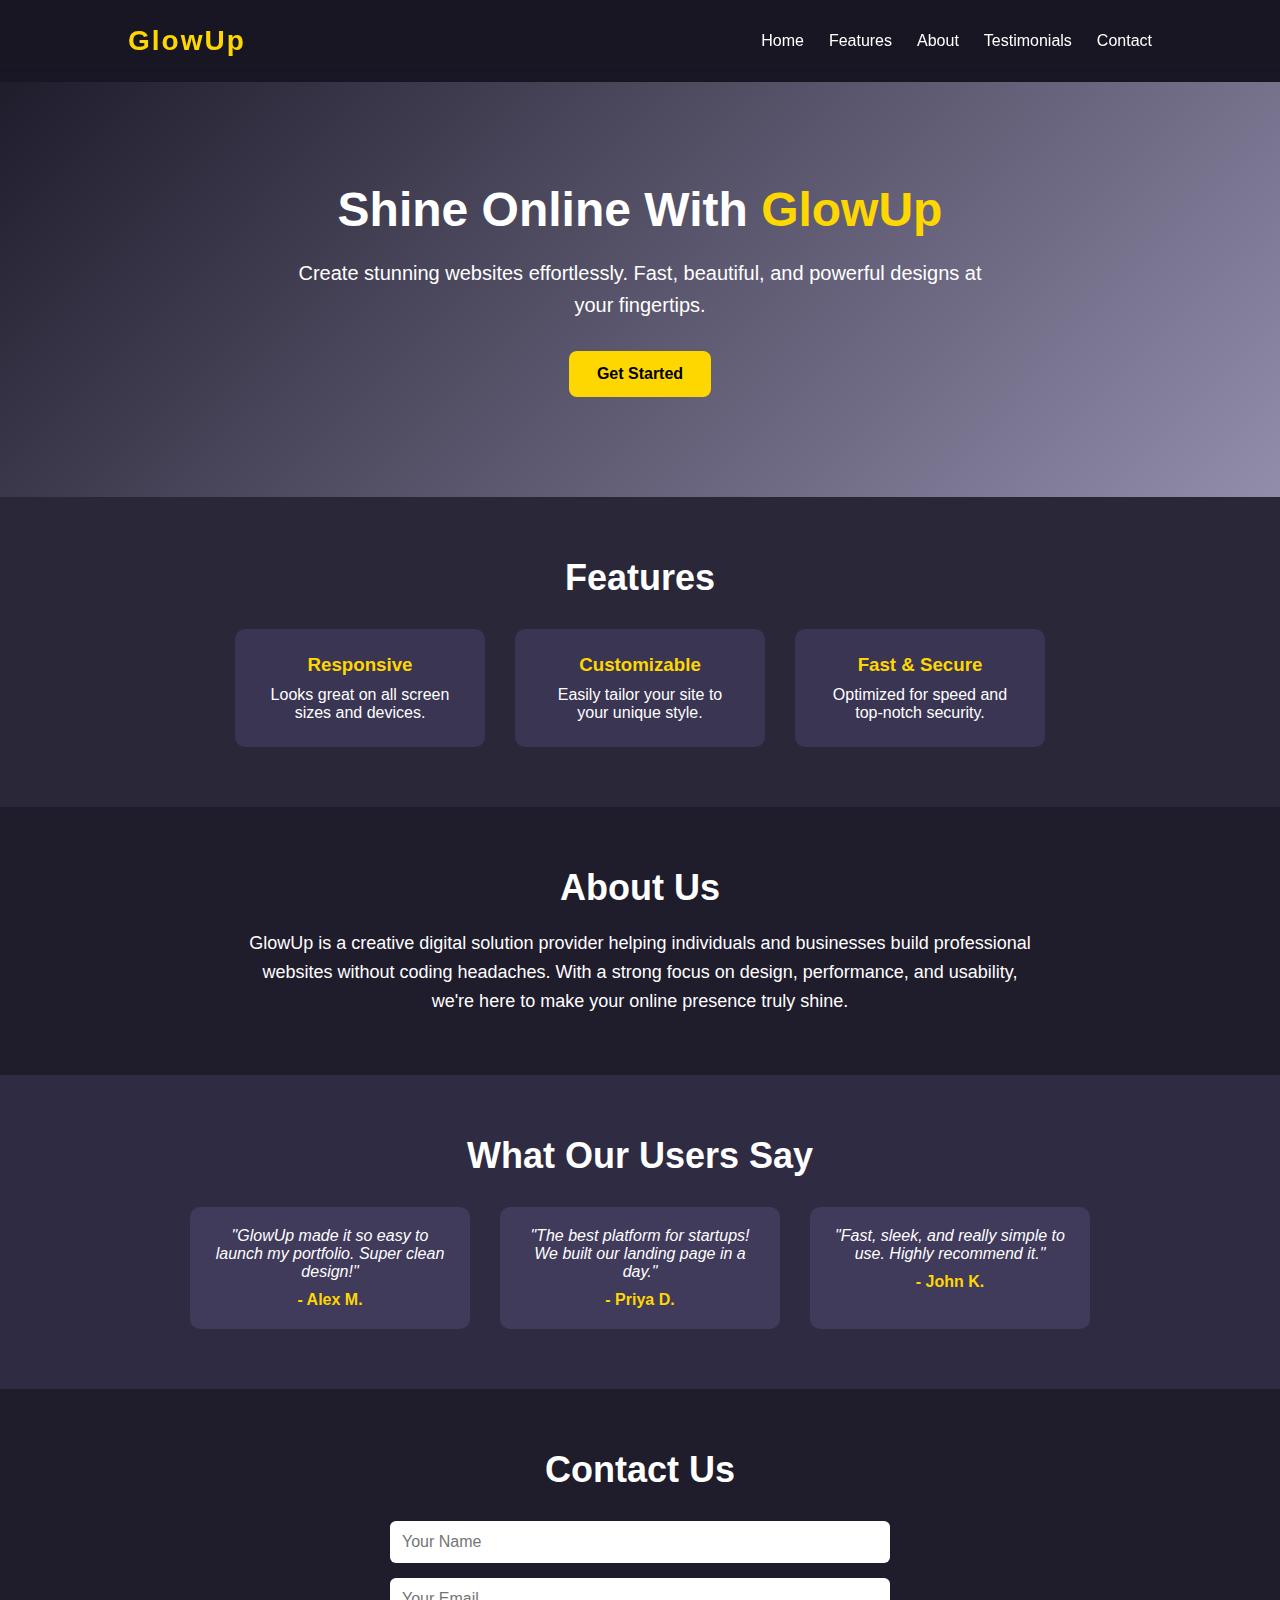
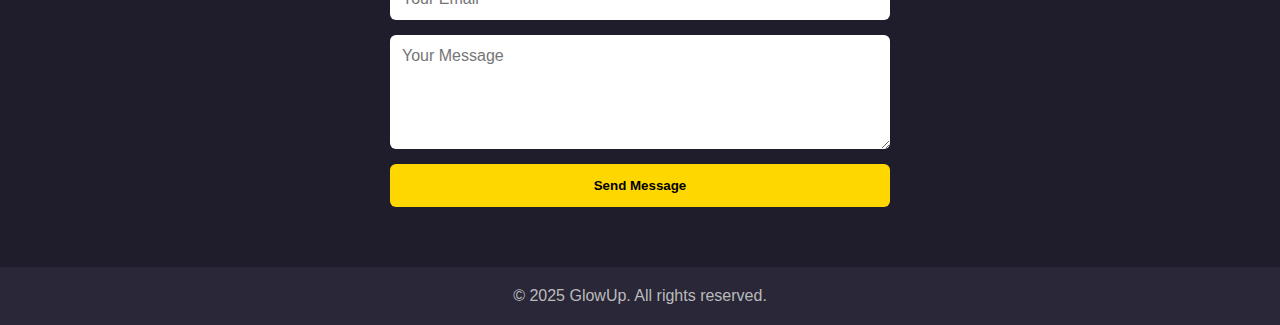
<file: index.html>
<!DOCTYPE html>
<html lang="en">

<head>
    <meta charset="UTF-8" />
    <meta name="viewport" content="width=device-width, initial-scale=1.0" />
    <title>Landing Page</title>
    <link rel="stylesheet" href="style.css" />
</head>

<body>
    <div class="main">
        <nav>
            <div class="logo">GlowUp</div>
            <ul class="nav-links">
                <li><a href="#hero">Home</a></li>
                <li><a href="#features">Features</a></li>
                <li><a href="#about">About</a></li>
                <li><a href="#testimonials">Testimonials</a></li>
                <li><a href="#contact">Contact</a></li>
            </ul>
        </nav>

        <section class="hero" id="hero">
            <div class="hero-content">
                <h1>Shine Online With <span>GlowUp</span></h1>
                <p>Create stunning websites effortlessly. Fast, beautiful, and powerful designs at your fingertips.</p>
                <a href="#contact" class="cta-btn">Get Started</a>
            </div>
        </section>

        <section class="features" id="features">
            <h2>Features</h2>
            <div class="features-container">
                <div class="feature-box">
                    <h3>Responsive</h3>
                    <p>Looks great on all screen sizes and devices.</p>
                </div>
                <div class="feature-box">
                    <h3>Customizable</h3>
                    <p>Easily tailor your site to your unique style.</p>
                </div>
                <div class="feature-box">
                    <h3>Fast & Secure</h3>
                    <p>Optimized for speed and top-notch security.</p>
                </div>
            </div>
        </section>

        <section class="about" id="about">
            <div class="about-content">
                <h2>About Us</h2>
                <p>GlowUp is a creative digital solution provider helping individuals and businesses build professional
                    websites without coding headaches. With a strong focus on design, performance, and usability, we're
                    here to make your online presence truly shine.</p>
            </div>
        </section>

        <section class="testimonials" id="testimonials">
            <h2>What Our Users Say</h2>
            <div class="testimonial-container">
                <div class="testimonial">
                    <p>"GlowUp made it so easy to launch my portfolio. Super clean design!"</p>
                    <h4>- Alex M.</h4>
                </div>
                <div class="testimonial">
                    <p>"The best platform for startups! We built our landing page in a day."</p>
                    <h4>- Priya D.</h4>
                </div>
                <div class="testimonial">
                    <p>"Fast, sleek, and really simple to use. Highly recommend it."</p>
                    <h4>- John K.</h4>
                </div>
            </div>
        </section>

        <section class="contact" id="contact">
            <h2>Contact Us</h2>
            <form class="contact-form">
                <input type="text" placeholder="Your Name" required />
                <input type="email" placeholder="Your Email" required />
                <textarea placeholder="Your Message" rows="5" required></textarea>
                <button type="submit">Send Message</button>
            </form>
        </section>

        <footer>
            <p>&copy; 2025 GlowUp. All rights reserved.</p>
        </footer>
    </div>
</body>

</html>
</file>
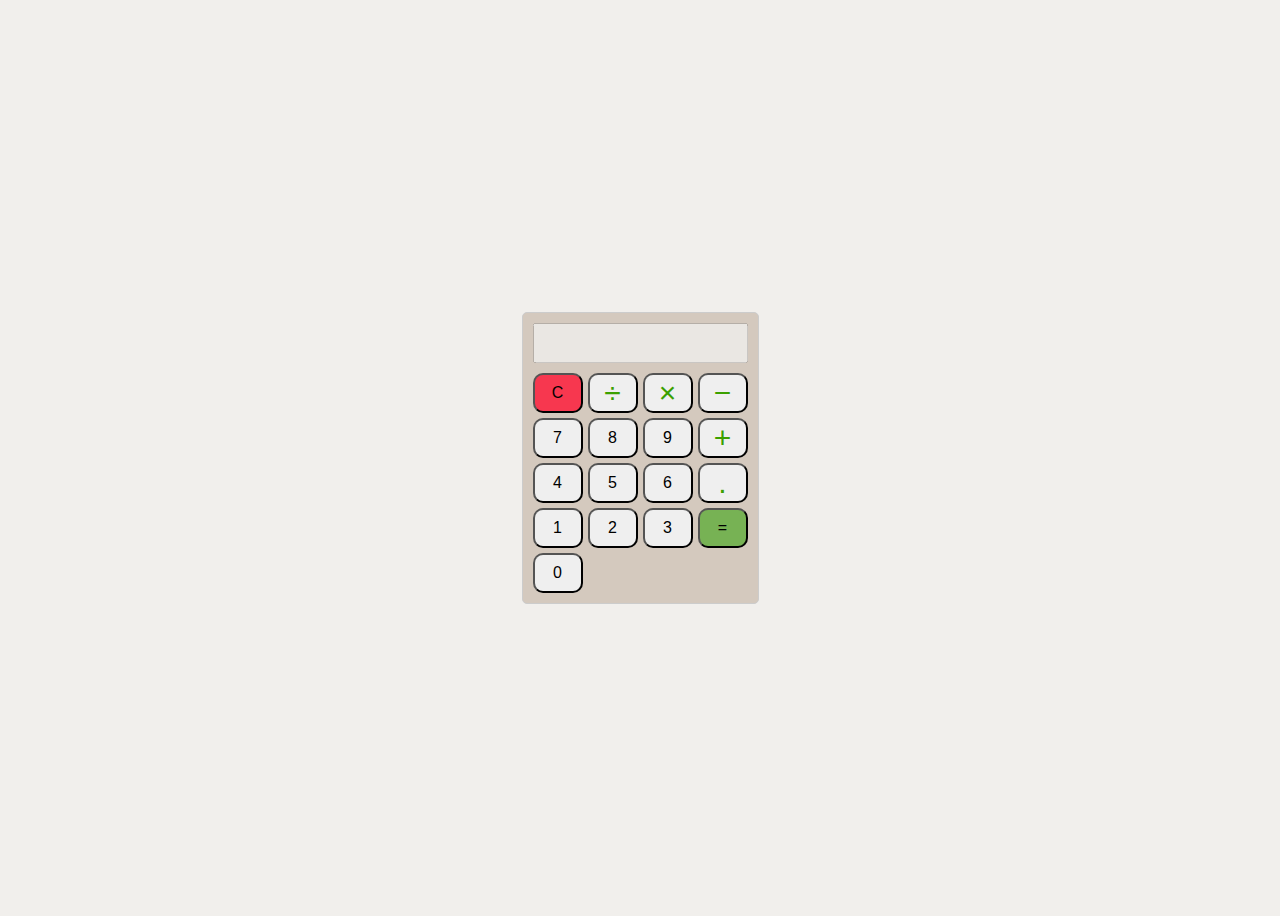
<file: calculator/index.html>
<!DOCTYPE html>
<html lang="en">

<head>
    <meta charset="UTF-8" />
    <meta name="viewport" content="width=device-width, initial-scale=1.0" />
    <title>Simple Calculator</title>

    <link rel="stylesheet" href="style.css" />
</head>

<body>
    <div class="calculator">
        <input type="text" class="display" id="display" disabled />
        <div class="buttons">
            <button onclick="clearDisplay()" class="clear" style="background-color: #F7374F;">C</button>
            <button onclick="appendValue('/')" class="operator" style="color: #3ba000; font-size: 30px;">÷</button>
            <button onclick="appendValue('*')" class="operator" style="color: #3ba000; font-size: 30px;">×</button>
            <button onclick="appendValue('-')" class="operator" style="color: #3ba000; font-size: 30px;">−</button>

            <button onclick="appendValue('7')">7</button>
            <button onclick="appendValue('8')">8</button>
            <button onclick="appendValue('9')">9</button>
            <button onclick="appendValue('+')" class="operator" style="color: #3ba000; font-size: 30px;">+</button>

            <button onclick="appendValue('4')">4</button>
            <button onclick="appendValue('5')">5</button>
            <button onclick="appendValue('6')">6</button>
            <button onclick="appendValue('.')" style="color: #3ba000; font-size: 30px;">.</button>

            <button onclick="appendValue('1')">1</button>
            <button onclick="appendValue('2')">2</button>
            <button onclick="appendValue('3')">3</button>
            <button onclick="calculate()" class="equal">=</button>

            
            <button onclick="appendValue('0')">0</button>


            <script src="script.js"></script>
        </div>
    </div>

</body>

</html>
</file>
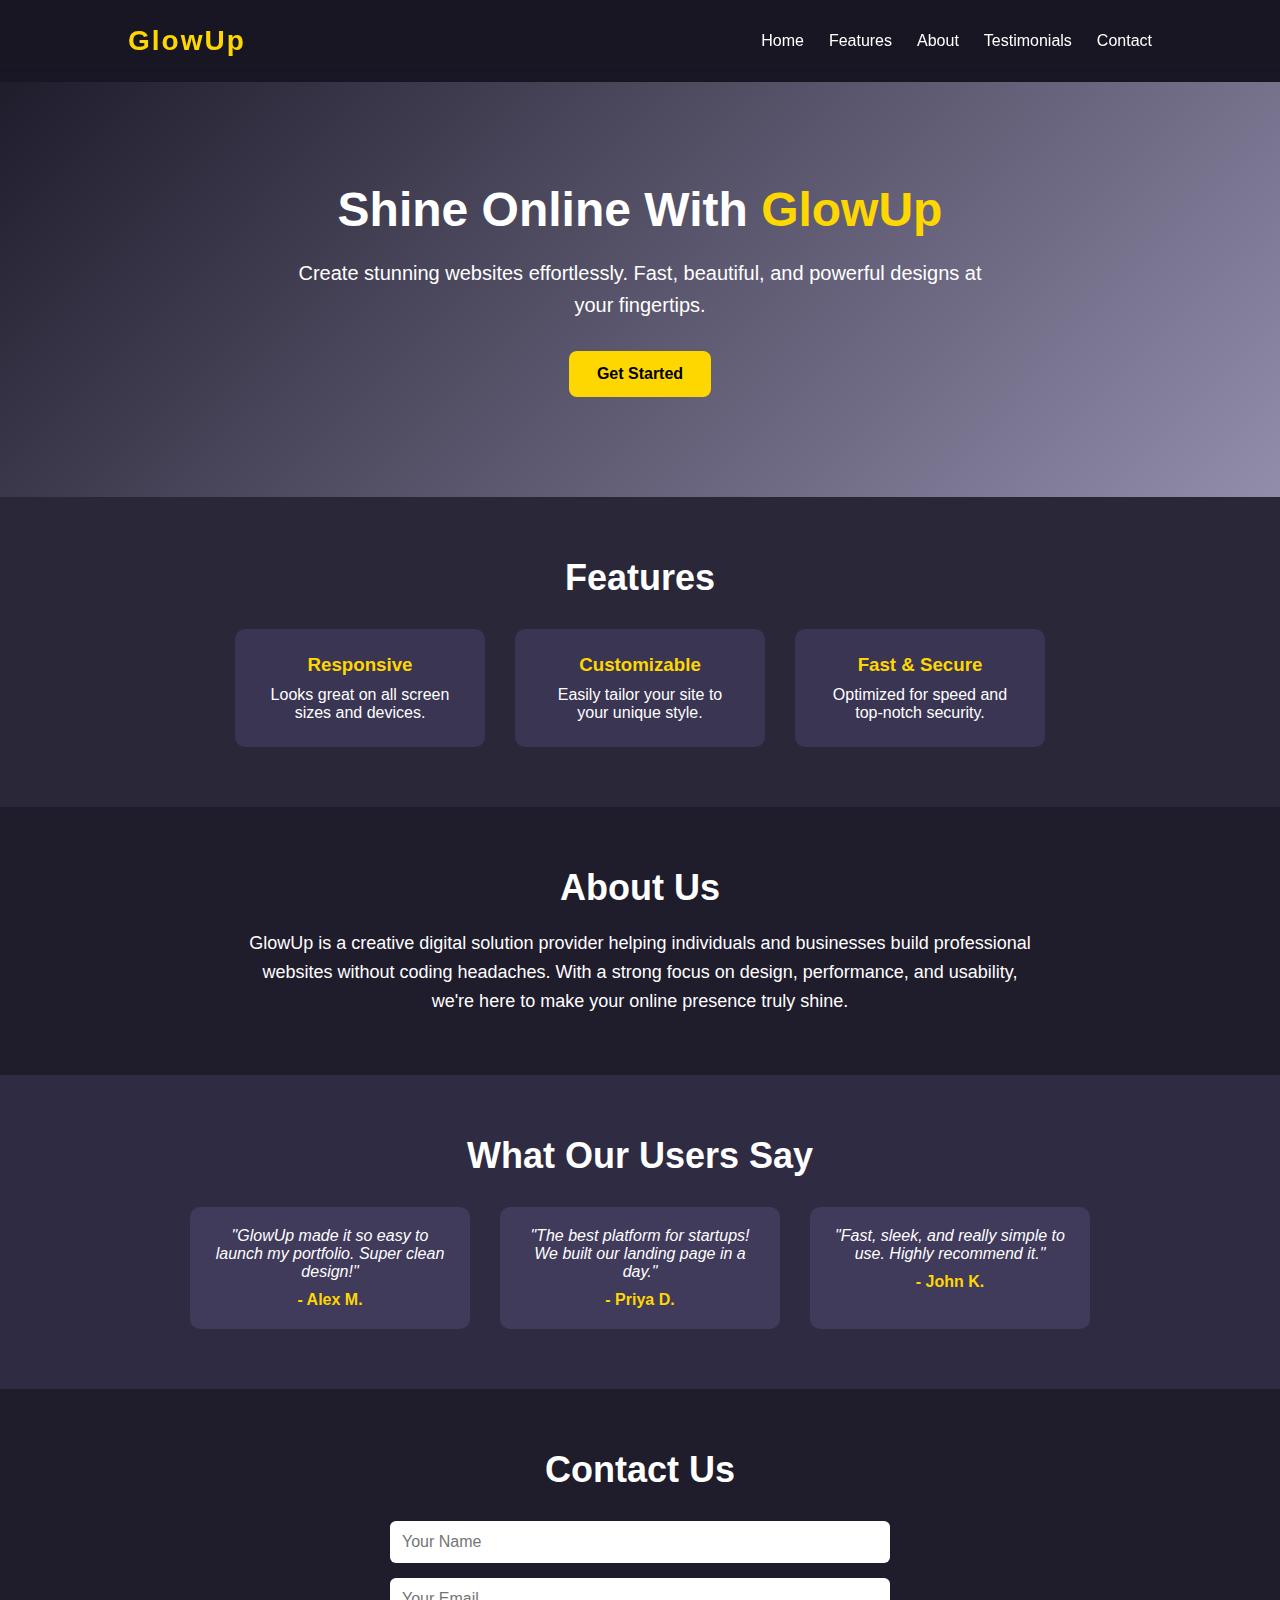
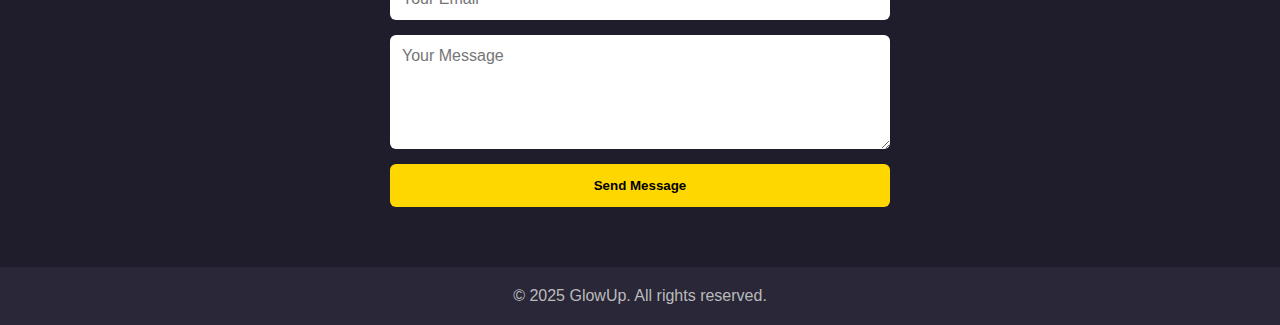
<file: landingPage/index.html>
<!DOCTYPE html>
<html lang="en">

<head>
    <meta charset="UTF-8" />
    <meta name="viewport" content="width=device-width, initial-scale=1.0" />
    <title>Landing Page</title>
    <link rel="stylesheet" href="style.css" />
</head>

<body>
    <div class="main">
        <nav>
            <div class="logo">GlowUp</div>
            <ul class="nav-links">
                <li><a href="#hero">Home</a></li>
                <li><a href="#features">Features</a></li>
                <li><a href="#about">About</a></li>
                <li><a href="#testimonials">Testimonials</a></li>
                <li><a href="#contact">Contact</a></li>
            </ul>
        </nav>

        <section class="hero" id="hero">
            <div class="hero-content">
                <h1>Shine Online With <span>GlowUp</span></h1>
                <p>Create stunning websites effortlessly. Fast, beautiful, and powerful designs at your fingertips.</p>
                <a href="#contact" class="cta-btn">Get Started</a>
            </div>
        </section>

        <section class="features" id="features">
            <h2>Features</h2>
            <div class="features-container">
                <div class="feature-box">
                    <h3>Responsive</h3>
                    <p>Looks great on all screen sizes and devices.</p>
                </div>
                <div class="feature-box">
                    <h3>Customizable</h3>
                    <p>Easily tailor your site to your unique style.</p>
                </div>
                <div class="feature-box">
                    <h3>Fast & Secure</h3>
                    <p>Optimized for speed and top-notch security.</p>
                </div>
            </div>
        </section>

        <section class="about" id="about">
            <div class="about-content">
                <h2>About Us</h2>
                <p>GlowUp is a creative digital solution provider helping individuals and businesses build professional
                    websites without coding headaches. With a strong focus on design, performance, and usability, we're
                    here to make your online presence truly shine.</p>
            </div>
        </section>

        <section class="testimonials" id="testimonials">
            <h2>What Our Users Say</h2>
            <div class="testimonial-container">
                <div class="testimonial">
                    <p>"GlowUp made it so easy to launch my portfolio. Super clean design!"</p>
                    <h4>- Alex M.</h4>
                </div>
                <div class="testimonial">
                    <p>"The best platform for startups! We built our landing page in a day."</p>
                    <h4>- Priya D.</h4>
                </div>
                <div class="testimonial">
                    <p>"Fast, sleek, and really simple to use. Highly recommend it."</p>
                    <h4>- John K.</h4>
                </div>
            </div>
        </section>

        <section class="contact" id="contact">
            <h2>Contact Us</h2>
            <form class="contact-form">
                <input type="text" placeholder="Your Name" required />
                <input type="email" placeholder="Your Email" required />
                <textarea placeholder="Your Message" rows="5" required></textarea>
                <button type="submit">Send Message</button>
            </form>
        </section>

        <footer>
            <p>&copy; 2025 GlowUp. All rights reserved.</p>
        </footer>
    </div>
</body>

</html>
</file>
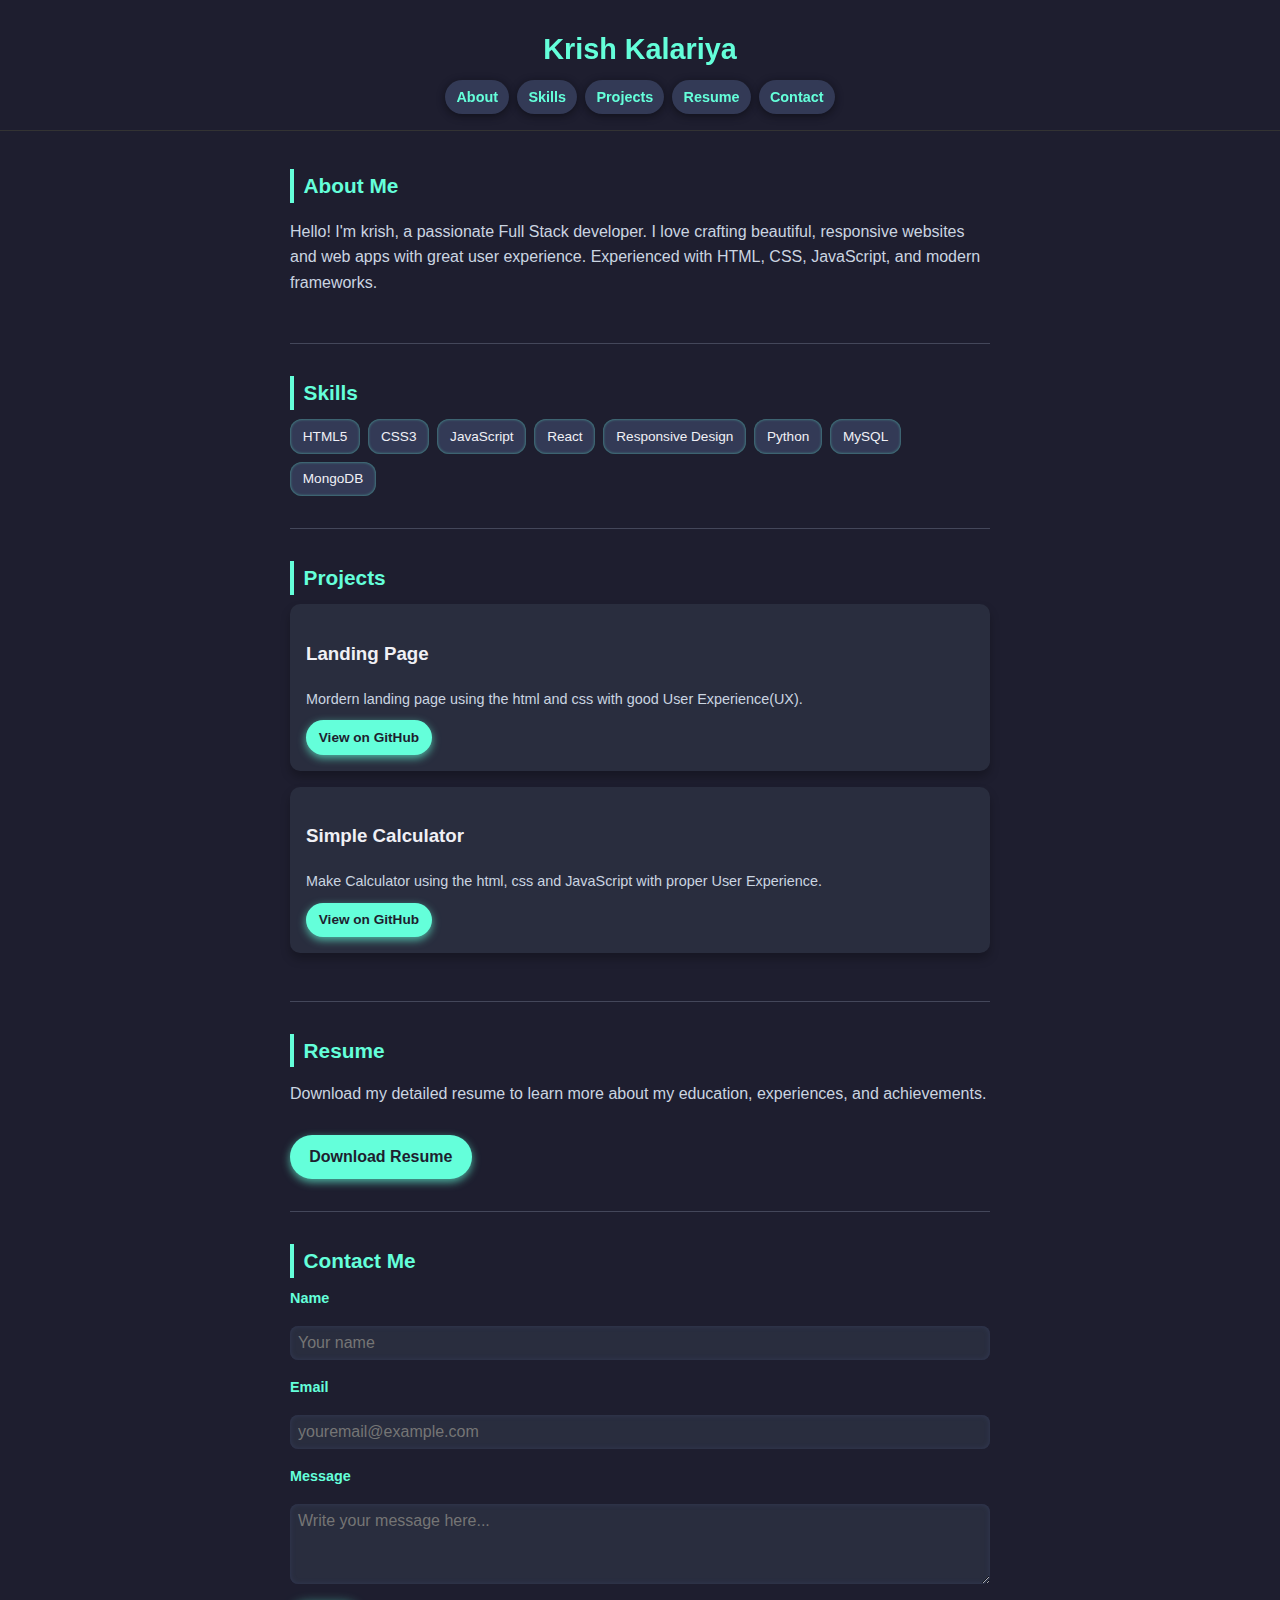
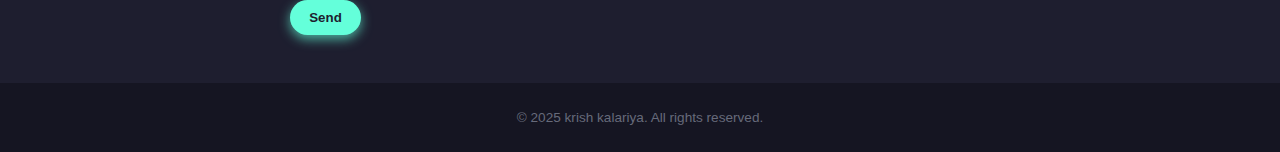
<file: portfolio/index.html>
<!DOCTYPE html>
<html lang="en">

<head>
    <meta charset="UTF-8" />
    <meta name="viewport" content="width=device-width, initial-scale=1, maximum-scale=1, user-scalable=no" />
    <title>My Portfolio</title>

    <link rel="stylesheet" href="style.css" />

</head>

<body>
    <header>
        <h1>Krish Kalariya</h1>
        <nav>
            <a href="#about">About</a>
            <a href="#skills">Skills</a>
            <a href="#projects">Projects</a>
            <a href="#resume">Resume</a>
            <a href="#contact">Contact</a>
        </nav>
    </header>

    <main class="container">
        <section id="about" aria-label="About section">
            <h2>About Me</h2>
            <p>Hello! I'm krish, a passionate Full Stack developer. I love crafting beautiful, responsive
                websites and web apps with great user experience. Experienced with HTML, CSS, JavaScript, and modern
                frameworks.</p>
        </section>

        <section id="skills" aria-label="Skills section">
            <h2>Skills</h2>
            <ul class="skills-list" aria-label="List of skills">
                <li>HTML5</li>
                <li>CSS3</li>
                <li>JavaScript</li>
                <li>React</li>
                <li>Responsive Design</li>
                <li>Python</li>
                <li>MySQL</li>
                <li>MongoDB</li>
            </ul>
        </section>

        <section id="projects" aria-label="Projects section">
            <h2>Projects</h2>
            <article class="project-card">
                <h3>Landing Page</h3>
                <p>Mordern landing page using the html and css with good User Experience(UX).</p>
                <a href="https://github.com/KrishKalariya/CODSOFT.git" target="_blank" rel="noopener noreferrer"
                    aria-label="Portfolio Website GitHub Repository">View on GitHub</a>
            </article>
            <article class="project-card">
                <h3>Simple Calculator</h3>
                <p>Make Calculator using the html, css and JavaScript with proper User Experience.</p>
                <a href="https://github.com/KrishKalariya/CODSOFT.git" target="_blank" rel="noopener noreferrer"
                    aria-label="Portfolio Website GitHub Repository">View on GitHub</a>
            </article>
        </section>

        <section id="resume" aria-label="Resume section">
            <h2>Resume</h2>
            <p>Download my detailed resume to learn more about my education, experiences, and achievements.</p>
            <a href="Resume Krish.pdf" download aria-label="Download Resume PDF">Download Resume</a>
        </section>

        <section id="contact" aria-label="Contact section">
            <h2>Contact Me</h2>
            <form id="contact-form" action="#" method="POST" enctype="text/plain" novalidate>
                <label for="name">Name</label>
                <input id="name" name="name" type="text" placeholder="Your name" required aria-required="true" />

                <label for="email">Email</label>
                <input id="email" name="email" type="email" placeholder="youremail@example.com" required
                    aria-required="true" />

                <label for="message">Message</label>
                <textarea id="message" name="message" placeholder="Write your message here..." required
                    aria-required="true"></textarea>

                <button type="submit">Send</button>
            </form>
        </section>
    </main>

    <footer>
        &copy; 2025 krish kalariya. All rights reserved.
    </footer>
</body>

</html>
</file>
<file: style.css>
* {
    margin: 0;
    padding: 0;
    box-sizing: border-box;
    font-family: "Segoe UI", sans-serif;
}

body,
html {
    height: 100%;
    scroll-behavior: smooth;
    background: #1f1c2c;
    color: #fff;
}

a {
    text-decoration: none;
    color: inherit;
}

nav {
    display: flex;
    justify-content: space-between;
    align-items: center;
    padding: 25px 10%;
    background: rgba(0, 0, 0, 0.2);
    position: sticky;
    top: 0;
    z-index: 100;
    backdrop-filter: blur(8px);
}

.logo {
    font-size: 28px;
    font-weight: bold;
    letter-spacing: 2px;
    color: #ffd700;
}

.nav-links {
    list-style: none;
    display: flex;
}

.nav-links li {
    margin-left: 25px;
}

.nav-links a {
    font-size: 16px;
    transition: color 0.3s ease;
}

.nav-links a:hover {
    color: #ffd700;
}

.hero {
    display: flex;
    justify-content: center;
    align-items: center;
    padding: 100px 20px;
    text-align: center;
    background: linear-gradient(135deg, #1f1c2c, #928dab);
}

.hero-content {
    max-width: 700px;
}

.hero-content h1 {
    font-size: 48px;
    margin-bottom: 20px;
}

.hero-content h1 span {
    color: #ffd700;
}

.hero-content p {
    font-size: 20px;
    margin-bottom: 30px;
    line-height: 1.6;
}

.cta-btn {
    display: inline-block;
    padding: 14px 28px;
    background: #ffd700;
    color: #000;
    font-weight: bold;
    border-radius: 8px;
    transition: 0.3s;
}

.cta-btn:hover {
    background: #ffcc00;
    transform: translateY(-2px);
}

.features {
    padding: 60px 10%;
    background: #292738;
    text-align: center;
}

.features h2 {
    font-size: 36px;
    margin-bottom: 30px;
}

.features-container {
    display: flex;
    flex-wrap: wrap;
    gap: 30px;
    justify-content: center;
}

.feature-box {
    background: #393552;
    padding: 25px;
    border-radius: 10px;
    width: 250px;
    transition: 0.3s;
}

.feature-box:hover {
    background: #514e73;
}

.feature-box h3 {
    color: #ffd700;
    margin-bottom: 10px;
}

.about {
    padding: 60px 10%;
    background: #1f1c2c;
    text-align: center;
}

.about h2 {
    font-size: 36px;
    margin-bottom: 20px;
}

.about p {
    font-size: 18px;
    line-height: 1.6;
    max-width: 800px;
    margin: auto;
}

.testimonials {
    padding: 60px 10%;
    background: #2f2b42;
    text-align: center;
}

.testimonials h2 {
    font-size: 36px;
    margin-bottom: 30px;
}

.testimonial-container {
    display: flex;
    gap: 30px;
    flex-wrap: wrap;
    justify-content: center;
}

.testimonial {
    background: #403a5b;
    padding: 20px;
    border-radius: 10px;
    width: 280px;
}

.testimonial p {
    font-style: italic;
    margin-bottom: 10px;
}

.testimonial h4 {
    color: #ffd700;
}

.contact {
    padding: 60px 10%;
    background: #1f1c2c;
    text-align: center;
}

.contact h2 {
    font-size: 36px;
    margin-bottom: 30px;
}

.contact-form {
    max-width: 500px;
    margin: auto;
    display: flex;
    flex-direction: column;
    gap: 15px;
}

.contact-form input,
.contact-form textarea {
    padding: 12px;
    border: none;
    border-radius: 6px;
    font-size: 16px;
}

.contact-form button {
    padding: 14px;
    background: #ffd700;
    border: none;
    font-weight: bold;
    border-radius: 6px;
    cursor: pointer;
    transition: 0.3s;
}

.contact-form button:hover {
    background: #ffcc00;
}

footer {
    text-align: center;
    padding: 20px;
    background: #292738;
    color: #bbb;
}

@media (max-width: 768px) {
    .hero-content h1 {
        font-size: 32px;
    }

    .features-container,
    .testimonial-container {
        flex-direction: column;
        align-items: center;
    }

    .nav-links {
        display: none;
    }
}
</file>
<file: calculator/style.css>
* {
    box-sizing: border-box;
  }
body {
    font-family: Arial, sans-serif;
    display: flex;
    justify-content: center;
    align-items: center;
    height: 100vh;
    background-color: #F1EFEC;
  }

  .calculator {
    border: 1px solid #ccc;
    padding: 10px;
    border-radius: 5px;
    background: #D4C9BE; 
  }

  #display {
    width: 215px;
    height: 40px;
    font-size: 1.2em;
    margin-bottom: 10px;
    text-align: right;
}

  .buttons {
    display: grid;
    grid-template-columns: repeat(4, 50px);
    gap: 5px;
    border-radius: 10px;
}

  button {
    height: 40px;
    font-size: 1em;
    border-radius: 10px;
  }
  .equal{
    background-color: #77B254;
    border-radius: 10px;
  }
</file>
<file: landingPage/style.css>
* {
    margin: 0;
    padding: 0;
    box-sizing: border-box;
    font-family: "Segoe UI", sans-serif;
}

body,
html {
    height: 100%;
    scroll-behavior: smooth;
    background: #1f1c2c;
    color: #fff;
}

a {
    text-decoration: none;
    color: inherit;
}

nav {
    display: flex;
    justify-content: space-between;
    align-items: center;
    padding: 25px 10%;
    background: rgba(0, 0, 0, 0.2);
    position: sticky;
    top: 0;
    z-index: 100;
    backdrop-filter: blur(8px);
}

.logo {
    font-size: 28px;
    font-weight: bold;
    letter-spacing: 2px;
    color: #ffd700;
}

.nav-links {
    list-style: none;
    display: flex;
}

.nav-links li {
    margin-left: 25px;
}

.nav-links a {
    font-size: 16px;
    transition: color 0.3s ease;
}

.nav-links a:hover {
    color: #ffd700;
}

.hero {
    display: flex;
    justify-content: center;
    align-items: center;
    padding: 100px 20px;
    text-align: center;
    background: linear-gradient(135deg, #1f1c2c, #928dab);
}

.hero-content {
    max-width: 700px;
}

.hero-content h1 {
    font-size: 48px;
    margin-bottom: 20px;
}

.hero-content h1 span {
    color: #ffd700;
}

.hero-content p {
    font-size: 20px;
    margin-bottom: 30px;
    line-height: 1.6;
}

.cta-btn {
    display: inline-block;
    padding: 14px 28px;
    background: #ffd700;
    color: #000;
    font-weight: bold;
    border-radius: 8px;
    transition: 0.3s;
}

.cta-btn:hover {
    background: #ffcc00;
    transform: translateY(-2px);
}

.features {
    padding: 60px 10%;
    background: #292738;
    text-align: center;
}

.features h2 {
    font-size: 36px;
    margin-bottom: 30px;
}

.features-container {
    display: flex;
    flex-wrap: wrap;
    gap: 30px;
    justify-content: center;
}

.feature-box {
    background: #393552;
    padding: 25px;
    border-radius: 10px;
    width: 250px;
    transition: 0.3s;
}

.feature-box:hover {
    background: #514e73;
}

.feature-box h3 {
    color: #ffd700;
    margin-bottom: 10px;
}

.about {
    padding: 60px 10%;
    background: #1f1c2c;
    text-align: center;
}

.about h2 {
    font-size: 36px;
    margin-bottom: 20px;
}

.about p {
    font-size: 18px;
    line-height: 1.6;
    max-width: 800px;
    margin: auto;
}

.testimonials {
    padding: 60px 10%;
    background: #2f2b42;
    text-align: center;
}

.testimonials h2 {
    font-size: 36px;
    margin-bottom: 30px;
}

.testimonial-container {
    display: flex;
    gap: 30px;
    flex-wrap: wrap;
    justify-content: center;
}

.testimonial {
    background: #403a5b;
    padding: 20px;
    border-radius: 10px;
    width: 280px;
}

.testimonial p {
    font-style: italic;
    margin-bottom: 10px;
}

.testimonial h4 {
    color: #ffd700;
}

.contact {
    padding: 60px 10%;
    background: #1f1c2c;
    text-align: center;
}

.contact h2 {
    font-size: 36px;
    margin-bottom: 30px;
}

.contact-form {
    max-width: 500px;
    margin: auto;
    display: flex;
    flex-direction: column;
    gap: 15px;
}

.contact-form input,
.contact-form textarea {
    padding: 12px;
    border: none;
    border-radius: 6px;
    font-size: 16px;
}

.contact-form button {
    padding: 14px;
    background: #ffd700;
    border: none;
    font-weight: bold;
    border-radius: 6px;
    cursor: pointer;
    transition: 0.3s;
}

.contact-form button:hover {
    background: #ffcc00;
}

footer {
    text-align: center;
    padding: 20px;
    background: #292738;
    color: #bbb;
}

@media (max-width: 768px) {
    .hero-content h1 {
        font-size: 32px;
    }

    .features-container,
    .testimonial-container {
        flex-direction: column;
        align-items: center;
    }

    .nav-links {
        display: none;
    }
}
</file>
<file: portfolio/style.css>
/* Reset and base styles */
    *,
    *::before,
    *::after {
        box-sizing: border-box;
    }

    body {
        margin: 0;
        font-family: 'Segoe UI', Tahoma, Geneva, Verdana, sans-serif;
        background: #1e1e2f;
        color: #f0f0f5;
        line-height: 1.6;
        -webkit-font-smoothing: antialiased;
        -moz-osx-font-smoothing: grayscale;
        min-height: 100vh;
        display: flex;
        flex-direction: column;
        scroll-behavior: smooth;
    }

    a {
        color: #64ffda;
        text-decoration: none;
        transition: color 0.3s ease;
    }

    a:hover {
        color: #52e0c4;
    }

    /* Container to constrain width and padding */
    .container {
        width: 90%;
        max-width: 320px;
        margin: 0 auto;
        padding: 1rem 0;
    }

    header {
        padding: 1rem 0;
        text-align: center;
        border-bottom: 1px solid #333;
        position: relative;
        top: 10px;
        background-color: #1e1e2fcc;
        backdrop-filter: blur(5px);
        z-index: 10;
    }

    header h1 {
        margin: 0;
        font-size: 1.8rem;
        font-weight: 700;
        color: #64ffda;
    }

    nav {
        margin-top: 0.5rem;
        display: flex;
        justify-content: center;
        flex-wrap: wrap;
        gap: 0.5rem;
    }

    nav a {
        font-weight: 600;
        font-size: 0.9rem;
        padding: 0.35rem 0.7rem;
        border-radius: 20px;
        background: #333a56;
        box-shadow: 0 2px 8px rgba(0, 0, 0, 0.45);
    }

    nav a:hover {
        background: #64ffda;
        color: #1e1e2f;
        box-shadow: 0 4px 12px #64ffdaaa;
    }

    section {
        margin-top: 2rem;
        padding-bottom: 2rem;
        border-bottom: 1px solid #44475a;
    }

    section:last-of-type {
        border-bottom: none;
    }

    h2 {
        color: #64ffda;
        font-size: 1.3rem;
        margin-bottom: 0.6rem;
        font-weight: 700;
        border-left: 4px solid #64ffda;
        padding-left: 0.6rem;
    }

    /* About */
    #about p {
        font-size: 1rem;
        color: #cbd5e1;
    }

    /* Skills */
    ul.skills-list {
        list-style: none;
        padding: 0;
        margin: 0;
        display: flex;
        flex-wrap: wrap;
        gap: 0.5rem;
    }

    ul.skills-list li {
        background: #333a56;
        padding: 0.4rem 0.8rem;
        border-radius: 12px;
        font-size: 0.85rem;
        box-shadow: inset 0 0 3px #64ffda99;
    }

    /* Projects */
    .project-card {
        background: #292d3e;
        box-shadow: 0 6px 10px rgba(0, 0, 0, 0.25);
        border-radius: 10px;
        margin-bottom: 1rem;
        padding: 1rem;
        transition: transform 0.3s ease;
    }

    .project-card:hover {
        transform: translateY(-5px);
        box-shadow: 0 10px 20px #64ffda80;
    }


    .project-card p {
        font-size: 0.9rem;
        color: #cbd5e1;
        margin: 0 0 0.6rem 0;
    }

    .project-card a {
        font-weight: 700;
        font-size: 0.85rem;
        background: #64ffda;
        color: #1e1e2f;
        padding: 0.4rem 0.8rem;
        border-radius: 20px;
        display: inline-block;
        box-shadow: 0 3px 8px #64ffdaaa;
        transition: background-color 0.3s ease;
    }

    .project-card a:hover {
        background: #52e0c4;
        color: #f0f0f5;
    }

    /* Resume */
    #resume p {
        font-size: 1rem;
        color: #cbd5e1;
        line-height: 1.4;
    }

    #resume a {
        display: inline-block;
        margin-top: 0.8rem;
        background: #64ffda;
        color: #1e1e2f;
        padding: 0.6rem 1.2rem;
        border-radius: 25px;
        font-weight: 700;
        box-shadow: 0 3px 8px #64ffdaaa;
        text-decoration: none;
        transition: background-color 0.3s ease;
    }

    #resume a:hover {
        background: #52e0c4;
        color: #f0f0f5;
    }

    /* Contact */
    #contact form {
        display: flex;
        flex-direction: column;
        gap: 1rem;
    }

    #contact label {
        font-weight: 600;
        font-size: 0.9rem;
        color: #64ffda;
    }

    #contact input,
    #contact textarea {
        font-family: inherit;
        font-size: 1rem;
        padding: 0.5rem;
        border-radius: 8px;
        border: none;
        outline: none;
        resize: vertical;
    }

    #contact input[type="text"],
    #contact input[type="email"],
    #contact textarea {
        background-color: #292d3e;
        color: #eee;
        box-shadow: inset 0 0 5px #333a56;
    }

    #contact textarea {
        min-height: 80px;
        max-height: 160px;
    }

    #contact button {
        background: #64ffda;
        color: #1e1e2f;
        font-weight: 700;
        border: none;
        border-radius: 25px;
        padding: 0.6rem 1.2rem;
        cursor: pointer;
        box-shadow: 0 4px 12px #64ffdaaa;
        transition: background-color 0.3s ease;
        align-self: flex-start;
    }

    #contact button:hover {
        background: #52e0c4;
        color: #f0f0f5;
    }

    /* Footer */
    footer {
        text-align: center;
        padding: 1.5rem 1rem;
        font-size: 0.85rem;
        color: #666a7a;
        background-color: #151522;
        margin-top: auto;
        user-select: none;
    }

    /* Responsive adjustments */
    @media (min-width: 600px) {
        .container {
            max-width: 700px;
        }
    }
</file>
